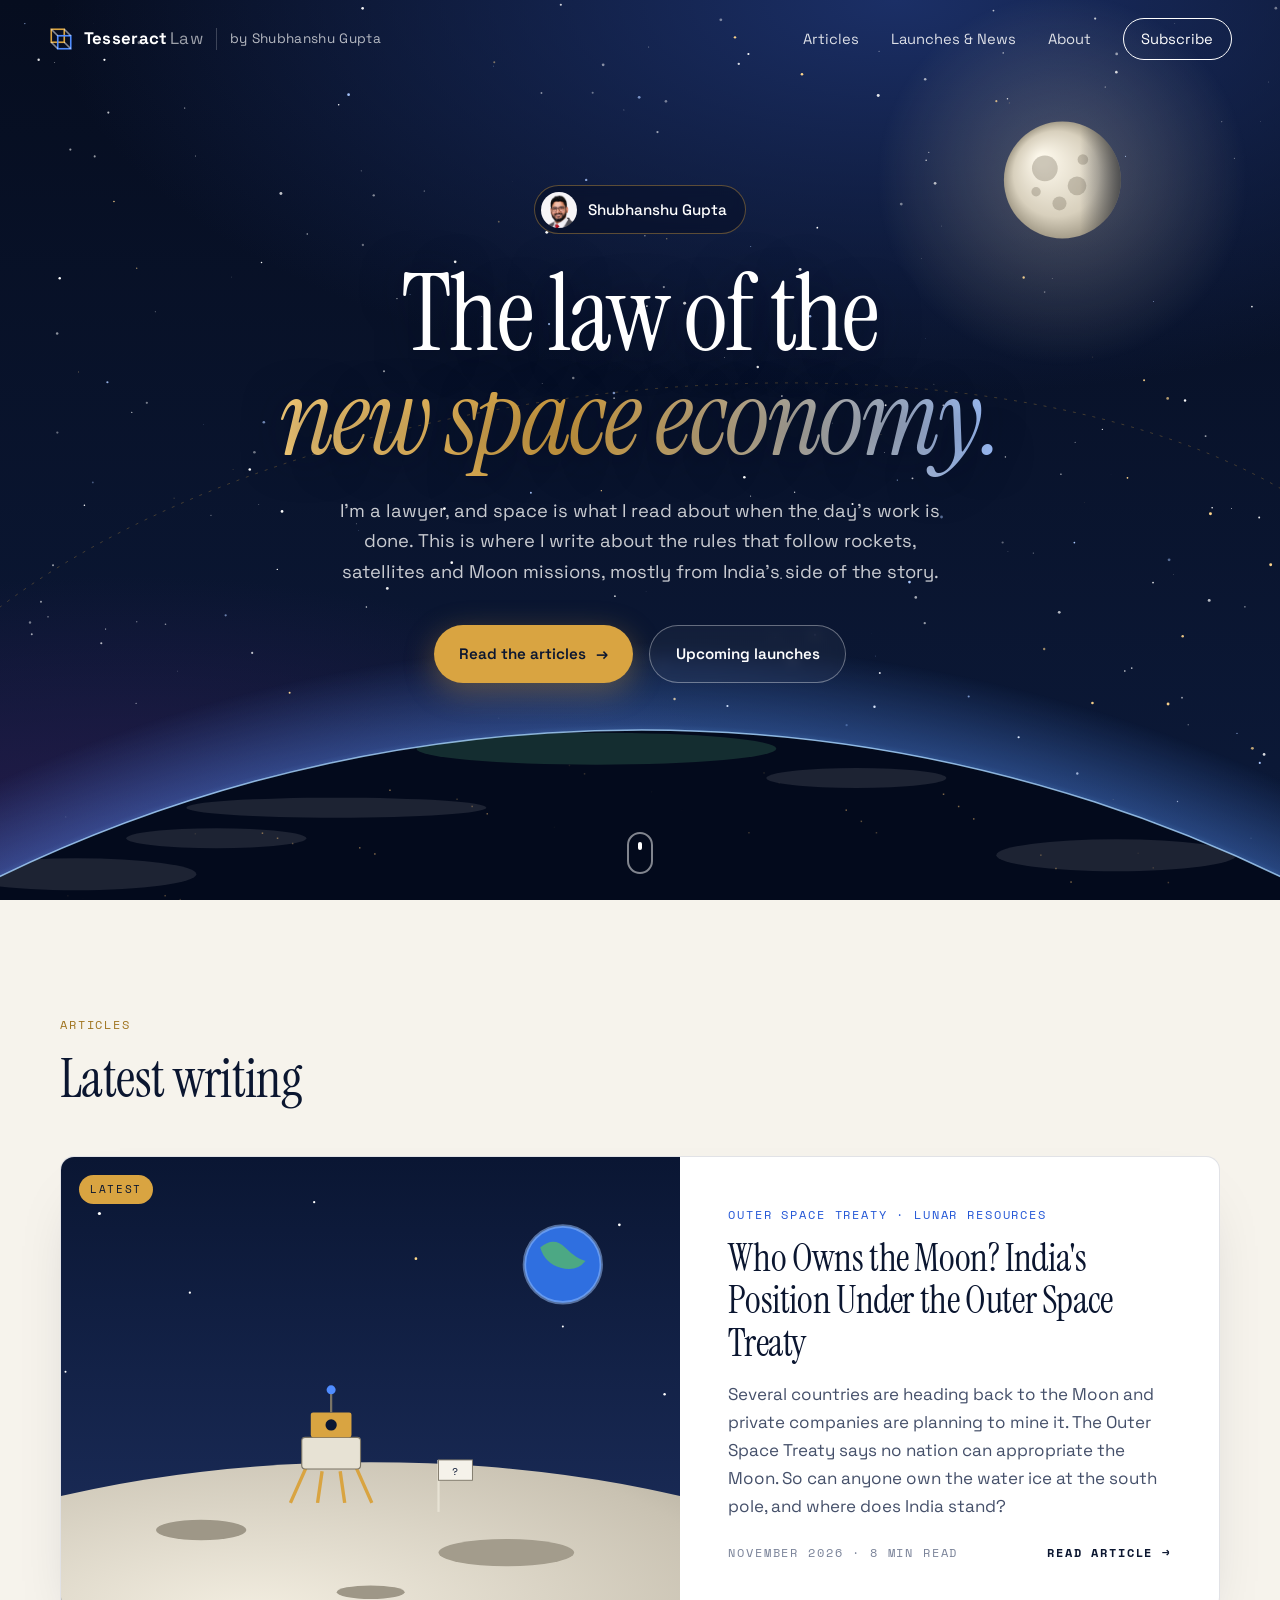
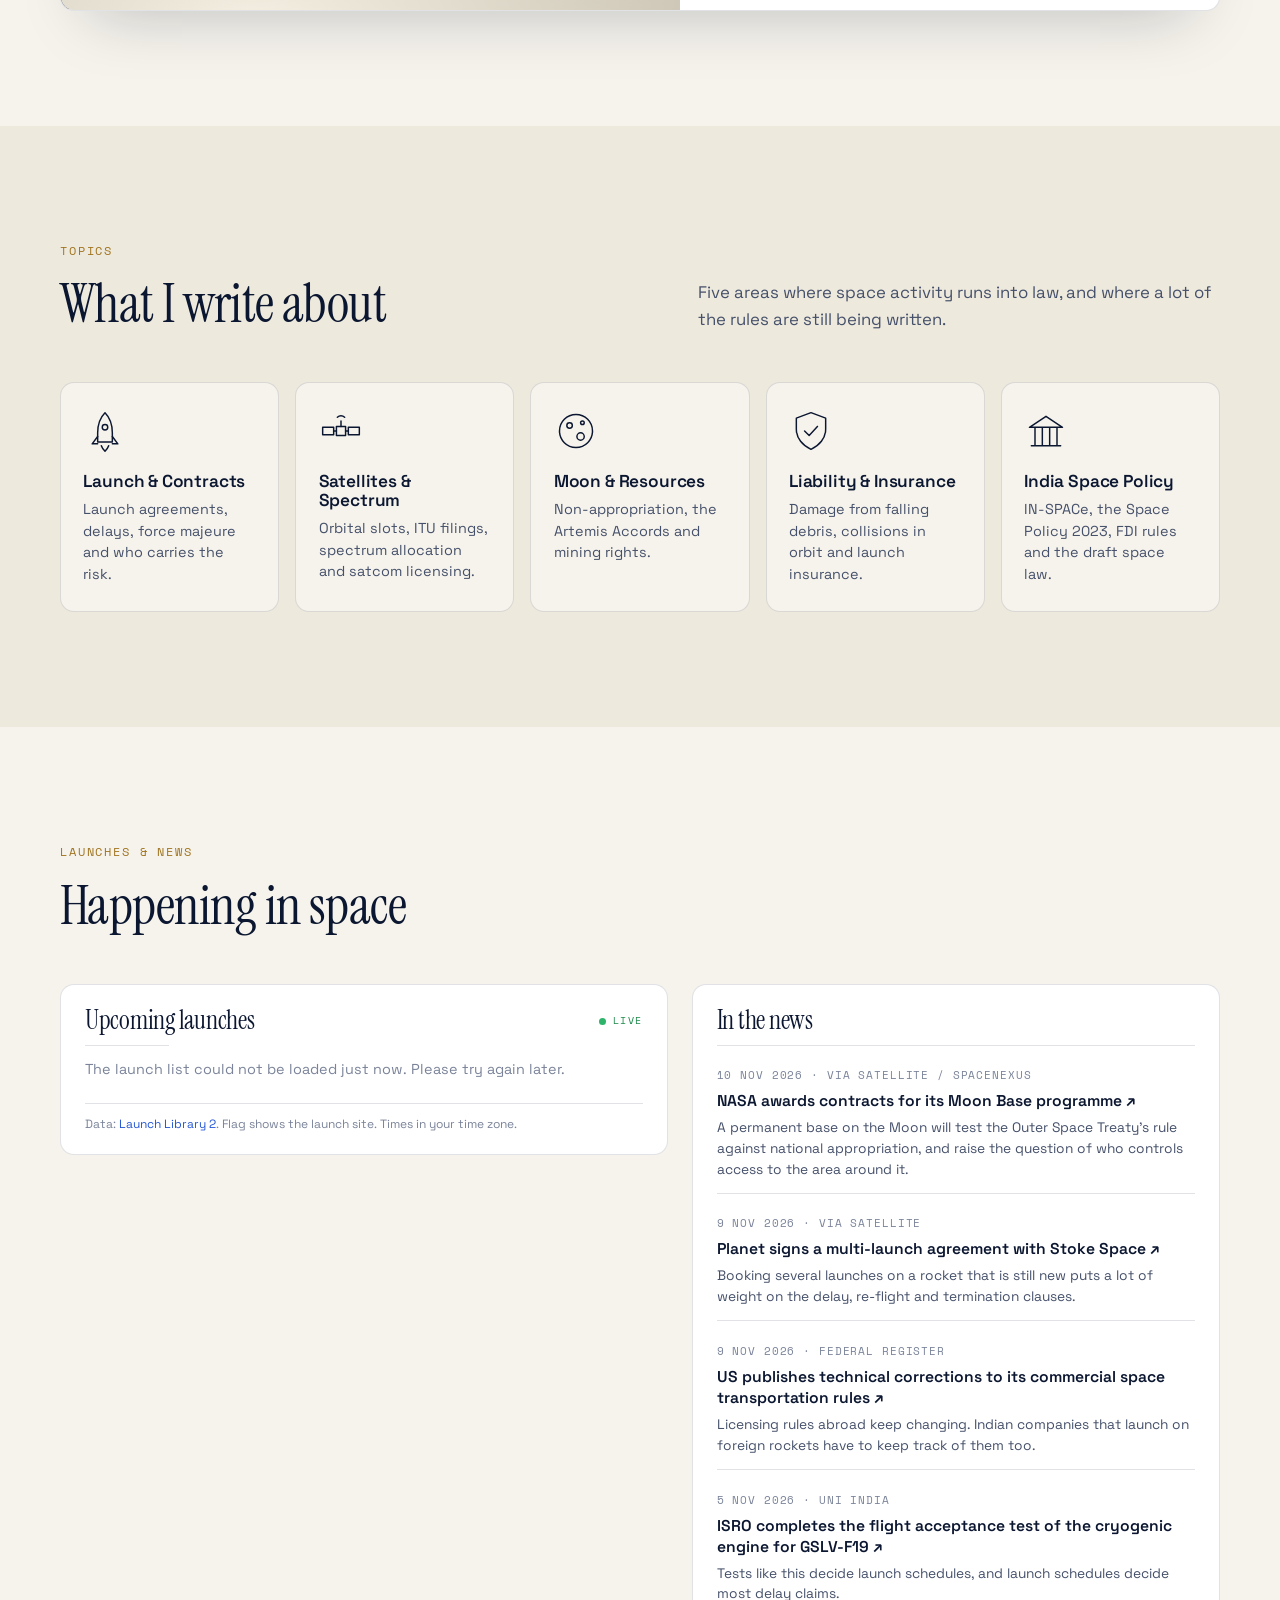
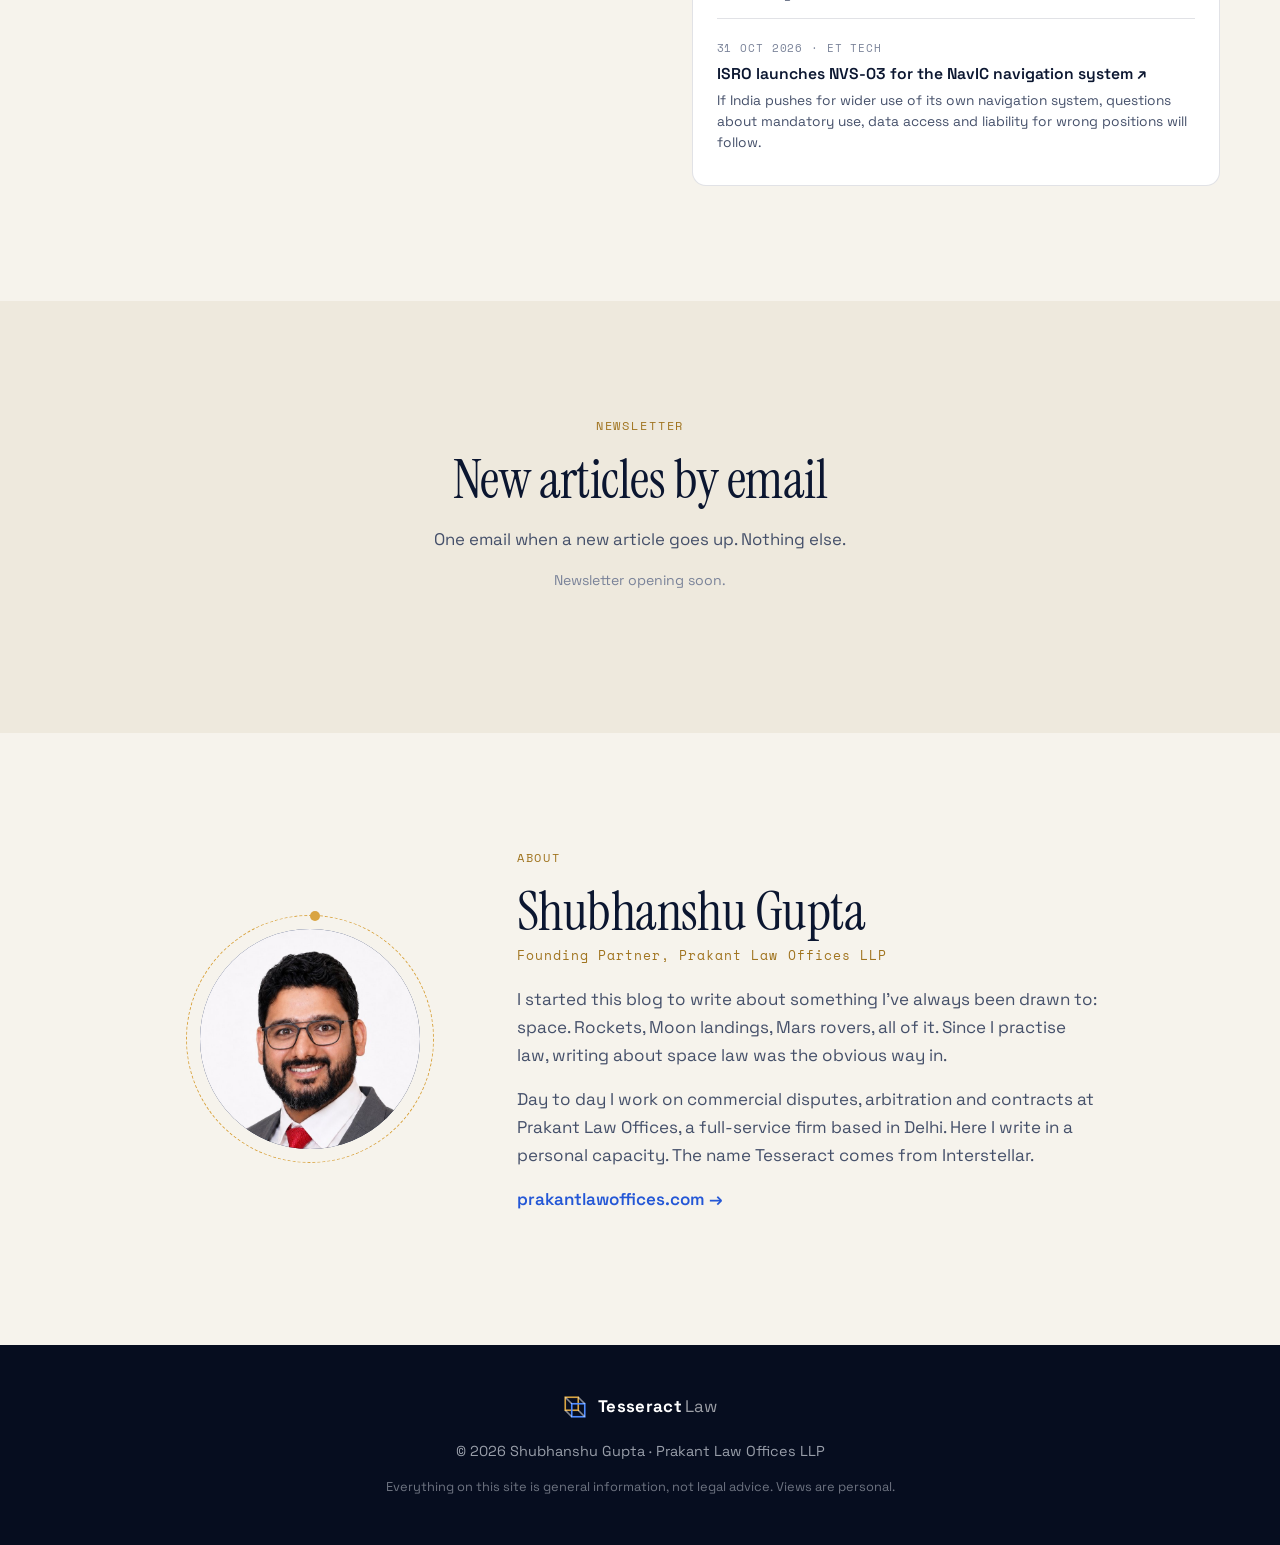
<file: index.html>
<!DOCTYPE html>
<html lang="en">
<head>
  <meta charset="UTF-8">
  <meta name="viewport" content="width=device-width, initial-scale=1.0">
  <title>Tesseract Law | Space law notes by Shubhanshu Gupta</title>
  <meta name="description" content="Shubhanshu Gupta writes about space law, India's space programme and the rules that apply once things leave the ground. Articles, upcoming launches and space news.">
  <meta name="author" content="Shubhanshu Gupta">
  <meta property="og:title" content="Tesseract Law | Space law notes by Shubhanshu Gupta">
  <meta property="og:description" content="Articles on space law and India's space economy, with a live board of upcoming launches.">
  <meta property="og:type" content="website">
  <meta property="og:url" content="https://tesseractlaw.github.io/">
  <meta property="og:image" content="https://tesseractlaw.github.io/images/shubhanshu-gupta.jpg">
  <meta name="twitter:card" content="summary">
  <meta name="theme-color" content="#060d1f">
  <link rel="preconnect" href="https://fonts.googleapis.com">
  <link rel="preconnect" href="https://fonts.gstatic.com" crossorigin>
  <link href="https://fonts.googleapis.com/css2?family=Instrument+Serif:ital@0;1&family=Space+Grotesk:wght@400;500;600;700&family=Space+Mono:wght@400;700&display=swap" rel="stylesheet">
  <link rel="canonical" href="https://tesseractlaw.github.io/">
  <link rel="stylesheet" href="css/home.css?v=3">
  <link rel="icon" href="data:image/svg+xml,<svg xmlns='http://www.w3.org/2000/svg' viewBox='0 0 100 100'><rect x='18' y='18' width='46' height='46' fill='none' stroke='%23d9a441' stroke-width='7'/><rect x='36' y='36' width='46' height='46' fill='none' stroke='%234f8cff' stroke-width='7'/></svg>">
</head>
<body>

  <!-- ============ NAV ============ -->
  <header class="nav" id="nav">
    <a href="index.html" class="brand" aria-label="Tesseract Law home">
      <svg class="brand-mark" viewBox="0 0 32 32" aria-hidden="true">
        <rect x="4" y="4" width="16" height="16" />
        <rect x="12" y="12" width="16" height="16" />
        <path d="M4 4 L12 12 M20 4 L28 12 M4 20 L12 28 M20 20 L28 28" />
      </svg>
      <span>Tesseract<em>Law</em></span>
      <span class="brand-by">by Shubhanshu Gupta</span>
    </a>
    <nav class="nav-links" aria-label="Primary">
      <a href="#articles">Articles</a>
      <a href="#space">Launches &amp; News</a>
      <a href="#about">About</a>
      <a href="#subscribe" class="nav-cta">Subscribe</a>
    </nav>
    <button class="nav-toggle" aria-label="Open menu" aria-expanded="false"><span></span><span></span></button>
  </header>

  <!-- ============ HERO ============ -->
  <section class="hero" id="top">
    <canvas id="space-scene" aria-hidden="true"></canvas>
    <div class="hero-inner">
      <a href="#about" class="author-chip">
        <img src="images/shubhanshu-gupta.jpg" alt="" width="36" height="36">
        <span>Shubhanshu Gupta</span>
      </a>
      <h1>The law of the<br><em>new space economy.</em></h1>
      <p class="hero-sub">
        I'm a lawyer, and space is what I read about when the day's work is done.
        This is where I write about the rules that follow rockets, satellites and Moon missions, mostly from India's side of the story.
      </p>
      <div class="hero-actions">
        <a href="#articles" class="btn btn-primary">Read the articles <span aria-hidden="true">→</span></a>
        <a href="#space" class="btn btn-ghost">Upcoming launches</a>
      </div>
    </div>
    <a href="#articles" class="scroll-cue" aria-label="Scroll down"><span></span></a>
  </section>

  <main>
  <!-- ============ ARTICLES ============ -->
  <section class="section section-paper" id="articles">
    <div class="container">
      <div class="section-head">
        <div>
          <p class="kicker">Articles</p>
          <h2>Latest writing</h2>
        </div>
        
      </div>

      <a class="feature reveal" href="posts/who-owns-the-moon.html">
        <div class="feature-art art-moon" aria-hidden="true">
          <svg viewBox="0 0 600 400" preserveAspectRatio="xMidYMid slice">
            <defs>
              <radialGradient id="moonG" cx="40%" cy="35%" r="70%">
                <stop offset="0%" stop-color="#f4efe2"/>
                <stop offset="60%" stop-color="#c9c2b2"/>
                <stop offset="100%" stop-color="#8d8778"/>
              </radialGradient>
              <linearGradient id="skyG" x1="0" y1="0" x2="0" y2="1">
                <stop offset="0%" stop-color="#0a1633"/>
                <stop offset="100%" stop-color="#1d2f5e"/>
              </linearGradient>
            </defs>
            <rect width="600" height="400" fill="url(#skyG)"/>
            <g class="twinkle">
              <circle cx="60" cy="50" r="1.4" fill="#fff"/><circle cx="140" cy="120" r="1" fill="#fff"/>
              <circle cx="520" cy="60" r="1.2" fill="#fff"/><circle cx="470" cy="150" r="0.9" fill="#fff"/>
              <circle cx="250" cy="40" r="1" fill="#fff"/><circle cx="560" cy="210" r="1.1" fill="#fff"/>
              <circle cx="30" cy="190" r="0.9" fill="#fff"/><circle cx="340" cy="90" r="1.2" fill="#ffd98a"/>
            </g>
            <circle cx="470" cy="95" r="34" fill="#2f6fe0"/>
            <path d="M450 80 q12 -10 22 0 t18 12 q-8 10 -22 6 t-18 -18z" fill="#4fae7a" opacity=".9"/>
            <circle cx="470" cy="95" r="34" fill="none" stroke="#9cc4ff" stroke-opacity=".5" stroke-width="3"/>
            <ellipse cx="300" cy="470" rx="520" ry="200" fill="url(#moonG)"/>
            <ellipse cx="150" cy="330" rx="40" ry="9" fill="#9e9787"/>
            <ellipse cx="420" cy="350" rx="60" ry="12" fill="#a39c8c"/>
            <ellipse cx="300" cy="385" rx="30" ry="6" fill="#9e9787"/>
            <g class="lander" transform="translate(265 248)">
              <path d="M-36 58 L-20 22 M36 58 L20 22 M-12 58 L-8 30 M12 58 L8 30" stroke="#d9a441" stroke-width="3" fill="none"/>
              <rect x="-26" y="0" width="52" height="28" rx="3" fill="#e7e2d4" stroke="#7a7466"/>
              <rect x="-18" y="-22" width="36" height="22" rx="2" fill="#d9a441"/>
              <circle cx="0" cy="-11" r="5" fill="#0a1633"/>
              <line x1="0" y1="-22" x2="0" y2="-40" stroke="#7a7466" stroke-width="2"/>
              <circle cx="0" cy="-42" r="4" fill="#4f8cff"/>
            </g>
            <g transform="translate(360 268)">
              <line x1="0" y1="0" x2="0" y2="46" stroke="#e7e2d4" stroke-width="2"/>
              <rect class="flag" x="0" y="0" width="30" height="18" fill="#f5f2ea" stroke="#7a7466" stroke-width=".8"/>
              <text x="15" y="13" text-anchor="middle" font-family="Space Mono, monospace" font-size="9" fill="#0a1633">?</text>
            </g>
          </svg>
          <span class="badge">Latest</span>
        </div>
        <div class="feature-body">
          <p class="tag">Outer Space Treaty · Lunar resources</p>
          <h3>Who Owns the Moon? India's Position Under the Outer Space Treaty</h3>
          <p>Several countries are heading back to the Moon and private companies are planning to mine it. The Outer Space Treaty says no nation can appropriate the Moon. So can anyone own the water ice at the south pole, and where does India stand?</p>
          <p class="meta">November 2026 · 8 min read <span class="read">Read article →</span></p>
        </div>
      </a>
    </div>
  </section>

  <!-- ============ TOPICS ============ -->
  <section class="section section-paper-2" id="topics">
    <div class="container">
      <div class="section-head">
        <div>
          <p class="kicker">Topics</p>
          <h2>What I write about</h2>
        </div>
        <p class="section-intro">Five areas where space activity runs into law, and where a lot of the rules are still being written.</p>
      </div>
      <div class="topic-grid">
        <div class="topic reveal">
          <svg viewBox="0 0 48 48" aria-hidden="true"><path d="M24 4c6 6 8 14 8 22v10H16V26c0-8 2-16 8-22z"/><path d="M16 30l-6 8h6M32 30l6 8h-6"/><path d="M20 40c1 3 2 4 4 6 2-2 3-3 4-6"/><circle cx="24" cy="20" r="3"/></svg>
          <h3>Launch &amp; Contracts</h3>
          <p>Launch agreements, delays, force majeure and who carries the risk.</p>
        </div>
        <div class="topic reveal">
          <svg viewBox="0 0 48 48" aria-hidden="true"><rect x="19" y="19" width="10" height="10"/><rect x="4" y="20" width="12" height="8"/><rect x="32" y="20" width="12" height="8"/><path d="M16 24h3M29 24h3M24 19v-6M20 9a6 6 0 018 0"/></svg>
          <h3>Satellites &amp; Spectrum</h3>
          <p>Orbital slots, ITU filings, spectrum allocation and satcom licensing.</p>
        </div>
        <div class="topic reveal">
          <svg viewBox="0 0 48 48" aria-hidden="true"><circle cx="24" cy="24" r="18"/><circle cx="17" cy="18" r="3"/><circle cx="29" cy="30" r="4"/><circle cx="31" cy="15" r="2"/></svg>
          <h3>Moon &amp; Resources</h3>
          <p>Non-appropriation, the Artemis Accords and mining rights.</p>
        </div>
        <div class="topic reveal">
          <svg viewBox="0 0 48 48" aria-hidden="true"><path d="M24 4l16 6v12c0 10-7 18-16 22C15 40 8 32 8 22V10z"/><path d="M17 24l5 5 9-10"/></svg>
          <h3>Liability &amp; Insurance</h3>
          <p>Damage from falling debris, collisions in orbit and launch insurance.</p>
        </div>
        <div class="topic reveal">
          <svg viewBox="0 0 48 48" aria-hidden="true"><path d="M8 40h32M12 40V20M20 40V20M28 40V20M36 40V20M6 20h36L24 8z"/></svg>
          <h3>India Space Policy</h3>
          <p>IN-SPACe, the Space Policy 2023, FDI rules and the draft space law.</p>
        </div>
      </div>
    </div>
  </section>

  <!-- ============ LAUNCHES & NEWS ============ -->
  <section class="section section-paper" id="space">
    <div class="container">
      <div class="section-head">
        <div>
          <p class="kicker">Launches &amp; news</p>
          <h2>Happening in space</h2>
        </div>
      </div>

      <div class="space-grid">
        <div class="panel reveal">
          <div class="panel-head">
            <h3>Upcoming launches</h3>
            <span class="live"><span class="live-dot"></span>Live</span>
          </div>
          <table class="launch-table">
            <tbody id="launch-rows">
              <tr><td class="board-loading" colspan="3">Loading launches…</td></tr>
            </tbody>
          </table>
          <p class="panel-foot">Data: <a href="https://thespacedevs.com/llapi" target="_blank" rel="noopener">Launch Library 2</a>. Flag shows the launch site. Times in your time zone.</p>
        </div>

        <div class="panel reveal">
          <div class="panel-head">
            <h3>In the news</h3>
          </div>
          <ol class="news-list" id="news-list"><!-- filled from data/news.js --></ol>
        </div>
      </div>
    </div>
  </section>

  <!-- ============ SUBSCRIBE ============ -->
  <section class="section section-paper-2" id="subscribe">
    <div class="container narrow center">
      <p class="kicker">Newsletter</p>
      <h2>New articles by email</h2>
      <p class="section-intro center">One email when a new article goes up. Nothing else.</p>
      <form class="subscribe" id="subscribe-form">
        <label for="email" class="sr-only">Email address</label>
        <input type="email" id="email" name="email" placeholder="you@example.com" required>
        <button type="submit" class="btn btn-primary">Subscribe</button>
      </form>
      <p class="form-note" id="form-note">Free. Unsubscribe anytime.</p>
      <div class="social" id="social-links"></div>
    </div>
  </section>

  <!-- ============ ABOUT ============ -->
  <section class="section section-paper" id="about">
    <div class="container about">
      <div class="about-photo">
        <img src="images/shubhanshu-gupta.jpg" alt="Shubhanshu Gupta" width="640" height="640" loading="lazy">
        <div class="about-ring" aria-hidden="true"></div>
      </div>
      <div>
        <p class="kicker">About</p>
        <h2>Shubhanshu Gupta</h2>
        <p class="about-role">Founding Partner, Prakant Law Offices LLP</p>
        <p>I started this blog to write about something I've always been drawn to: space. Rockets, Moon landings, Mars rovers, all of it. Since I practise law, writing about space law was the obvious way in.</p>
        <p>Day to day I work on commercial disputes, arbitration and contracts at Prakant Law Offices, a full-service firm based in Delhi. Here I write in a personal capacity. The name Tesseract comes from Interstellar.</p>
        <p><a class="text-link" href="https://www.prakantlawoffices.com" target="_blank" rel="noopener">prakantlawoffices.com →</a></p>
      </div>
    </div>
  </section>
  </main>

  <!-- ============ FOOTER ============ -->
  <footer class="footer">
    <div class="container footer-inner">
      <a href="index.html" class="brand brand-light">
        <svg class="brand-mark" viewBox="0 0 32 32" aria-hidden="true">
          <rect x="4" y="4" width="16" height="16" /><rect x="12" y="12" width="16" height="16" />
          <path d="M4 4 L12 12 M20 4 L28 12 M4 20 L12 28 M20 20 L28 28" />
        </svg>
        <span>Tesseract<em>Law</em></span>
      </a>
      <p>© 2026 Shubhanshu Gupta · <a href="https://www.prakantlawoffices.com" target="_blank" rel="noopener">Prakant Law Offices LLP</a></p>
      <p class="disclaimer">Everything on this site is general information, not legal advice. Views are personal.</p>
    </div>
  </footer>

  <script src="data/news.js?v=3"></script>
  <script src="js/home.js?v=3"></script>
</body>
</html>
</file>
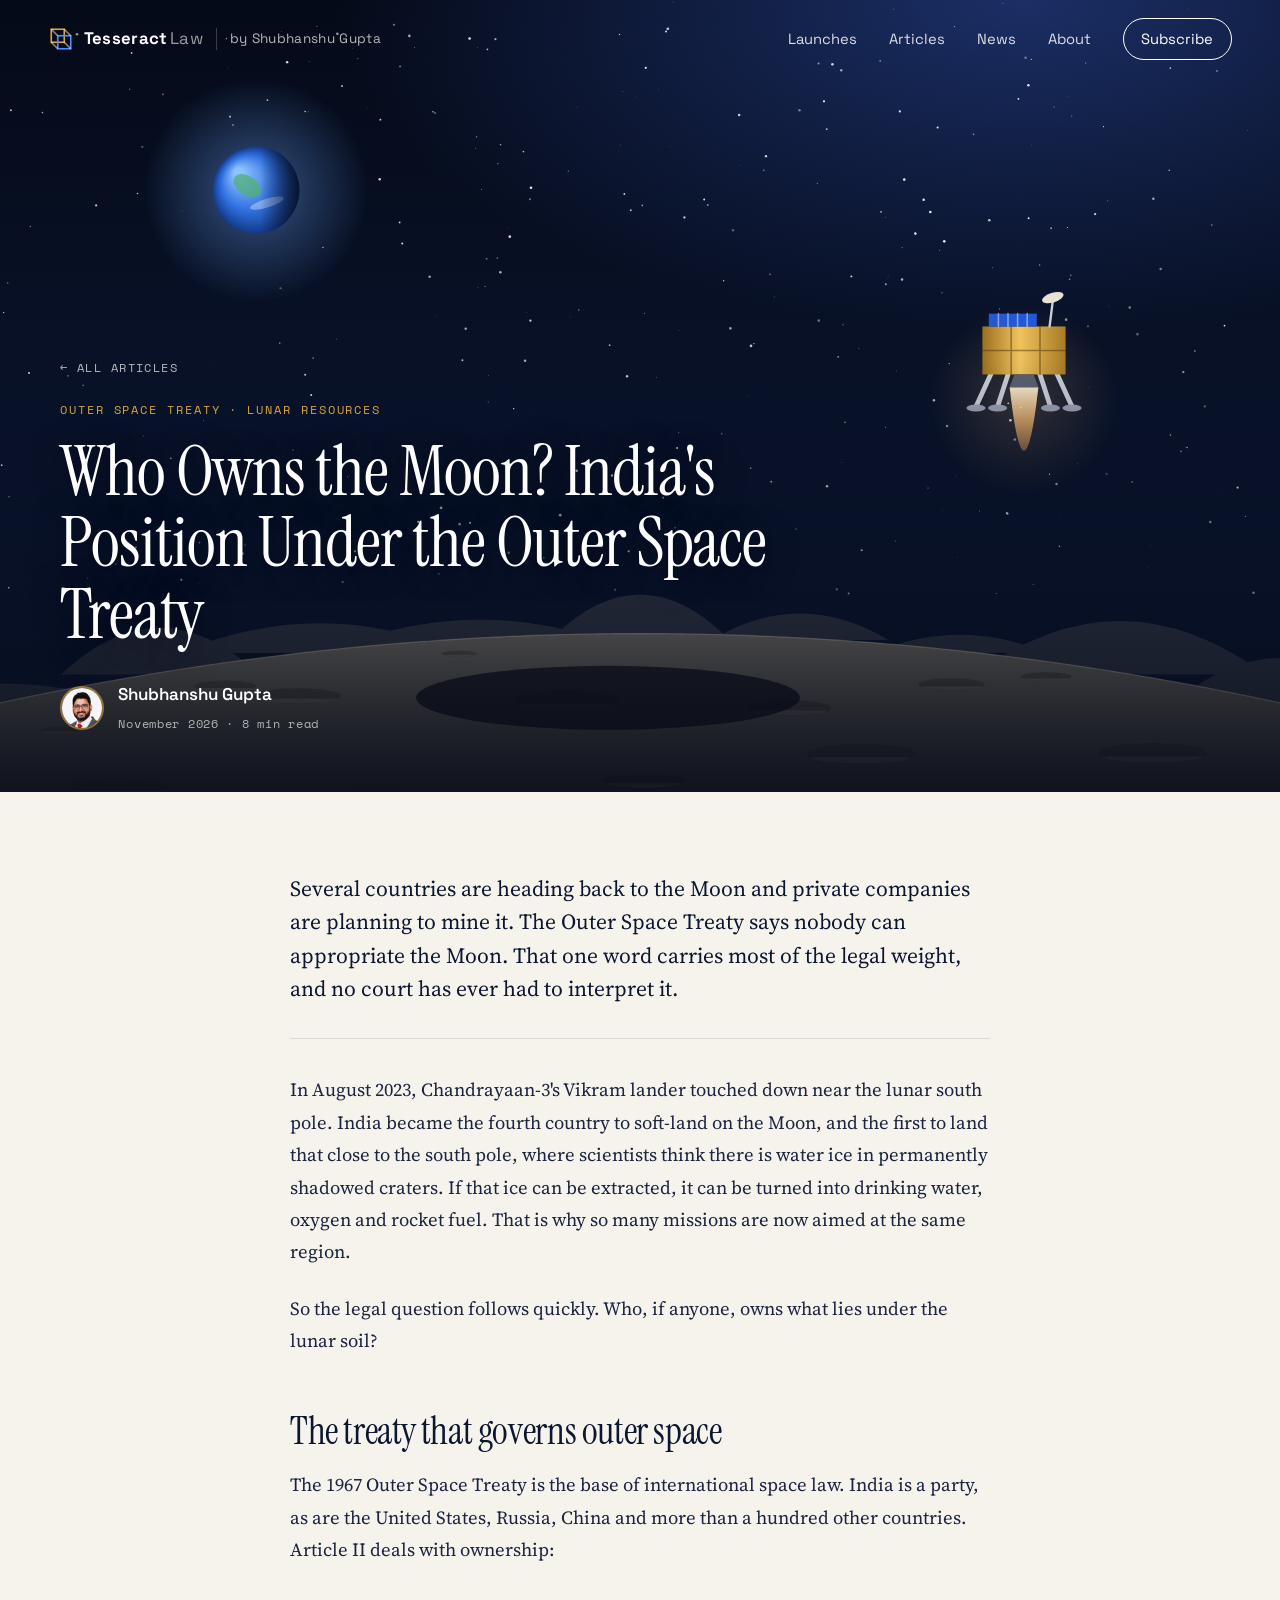
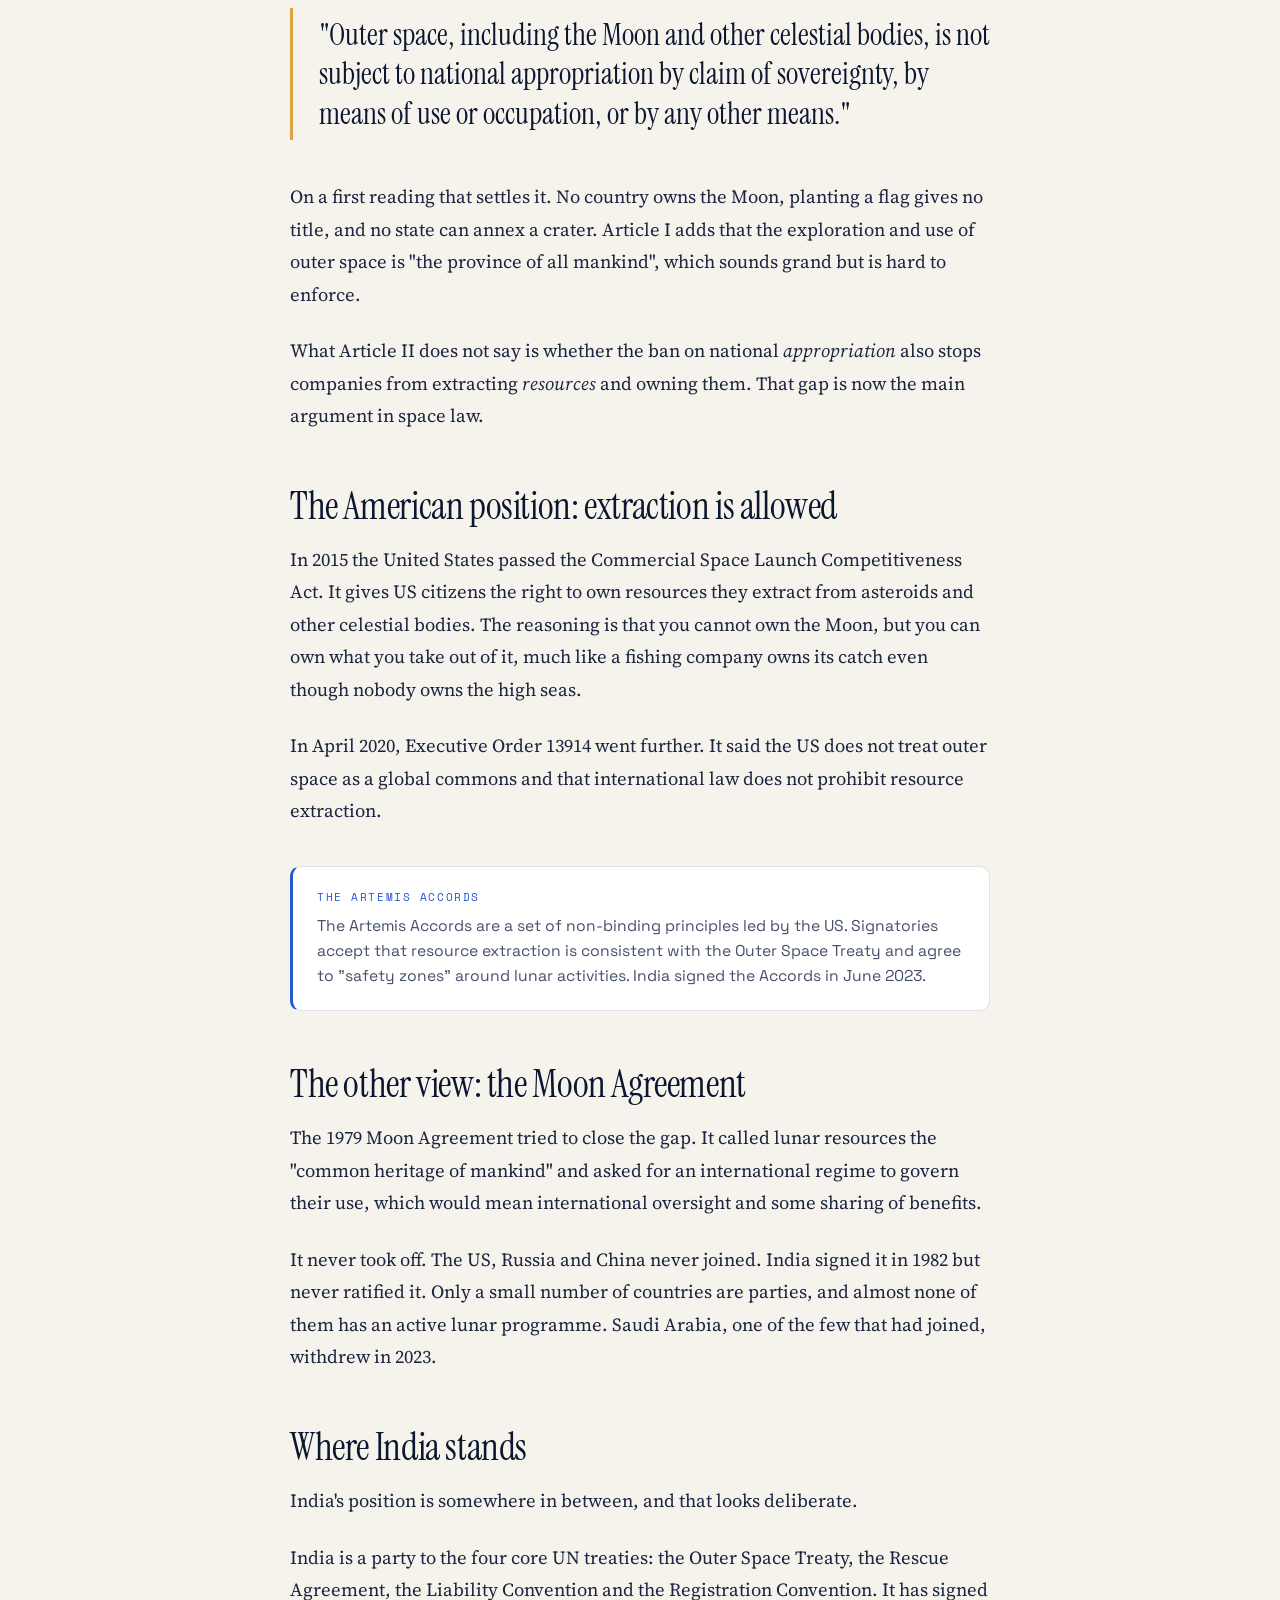
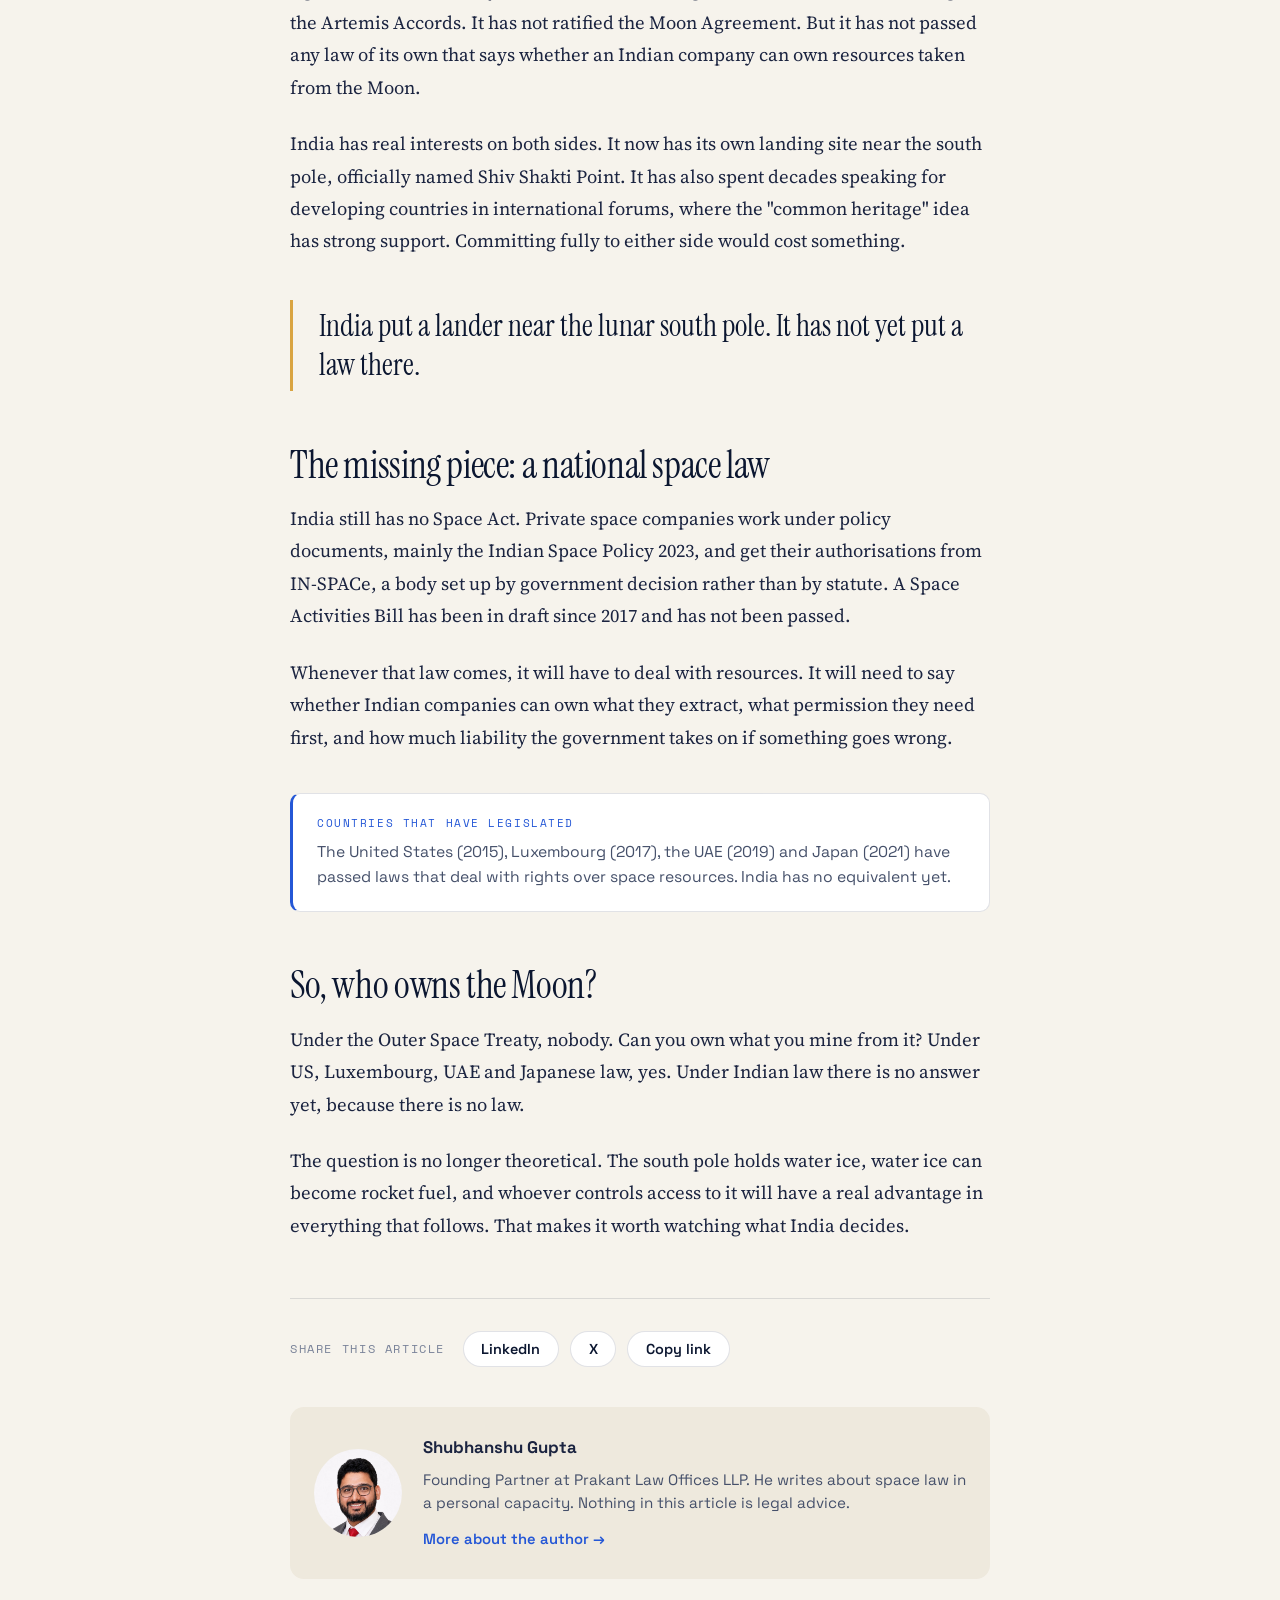
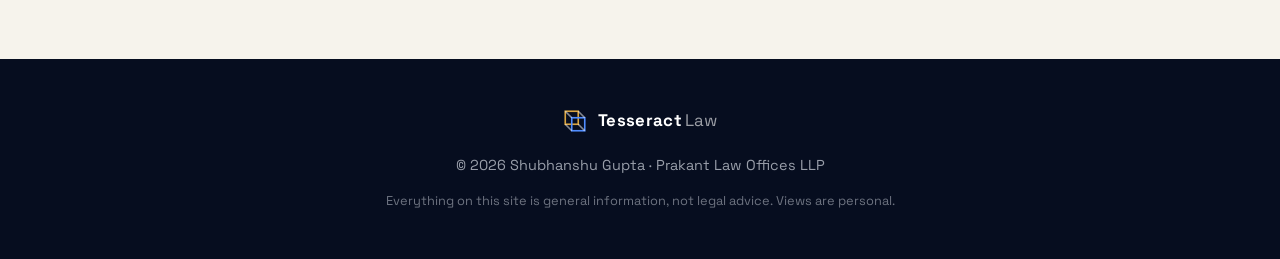
<file: posts/who-owns-the-moon.html>
<!DOCTYPE html>
<html lang="en">
<head>
  <meta charset="UTF-8">
  <meta name="viewport" content="width=device-width, initial-scale=1.0">
  <title>Who Owns the Moon? India's Position Under the Outer Space Treaty | Tesseract Law</title>
  <meta name="description" content="The Outer Space Treaty says no nation can appropriate the Moon. What does that mean for mining lunar ice, and where does India stand? By Shubhanshu Gupta.">
  <meta name="author" content="Shubhanshu Gupta">
  <meta property="og:title" content="Who Owns the Moon? India's Position Under the Outer Space Treaty">
  <meta property="og:description" content="No nation can appropriate the Moon. Can a company own the ice it digs out? A look at the law, and at India's position.">
  <meta property="og:type" content="article">
  <meta property="og:url" content="https://tesseractlaw.github.io/posts/who-owns-the-moon.html">
  <meta name="theme-color" content="#060d1f">
  <link rel="preconnect" href="https://fonts.googleapis.com">
  <link rel="preconnect" href="https://fonts.gstatic.com" crossorigin>
  <link href="https://fonts.googleapis.com/css2?family=Instrument+Serif:ital@0;1&family=Source+Serif+4:ital,opsz,wght@0,8..60,400;0,8..60,600;1,8..60,400&family=Space+Grotesk:wght@400;500;600;700&family=Space+Mono:wght@400;700&display=swap" rel="stylesheet">
  <link rel="canonical" href="https://tesseractlaw.github.io/posts/who-owns-the-moon.html">
  <link rel="stylesheet" href="../css/home.css?v=3">
  <link rel="stylesheet" href="../css/article.css?v=3">
  <link rel="icon" href="data:image/svg+xml,<svg xmlns='http://www.w3.org/2000/svg' viewBox='0 0 100 100'><rect x='18' y='18' width='46' height='46' fill='none' stroke='%23d9a441' stroke-width='7'/><rect x='36' y='36' width='46' height='46' fill='none' stroke='%234f8cff' stroke-width='7'/></svg>">
</head>
<body class="article-page">

  <div class="progress" aria-hidden="true"><span id="progress-bar"></span></div>

  <!-- NAV -->
  <header class="nav" id="nav">
    <a href="../index.html" class="brand" aria-label="Tesseract Law home">
      <svg class="brand-mark" viewBox="0 0 32 32" aria-hidden="true">
        <rect x="4" y="4" width="16" height="16" />
        <rect x="12" y="12" width="16" height="16" />
        <path d="M4 4 L12 12 M20 4 L28 12 M4 20 L12 28 M20 20 L28 28" />
      </svg>
      <span>Tesseract<em>Law</em></span>
      <span class="brand-by">by Shubhanshu Gupta</span>
    </a>
    <nav class="nav-links" aria-label="Primary">
      <a href="../index.html#launches">Launches</a>
      <a href="../index.html#articles">Articles</a>
      <a href="../index.html#news">News</a>
      <a href="../index.html#about">About</a>
      <a href="../index.html#subscribe" class="nav-cta">Subscribe</a>
    </nav>
    <button class="nav-toggle" aria-label="Open menu" aria-expanded="false"><span></span><span></span></button>
  </header>

  <!-- HERO with landing animation -->
  <header class="a-hero">
    <canvas id="landing-scene" aria-hidden="true"></canvas>
    <div class="a-hero-inner">
      <a href="../index.html#articles" class="a-back">← All articles</a>
      <p class="a-tag">Outer Space Treaty · Lunar resources</p>
      <h1>Who Owns the Moon? India's Position Under the Outer Space Treaty</h1>
      <div class="a-byline">
        <img src="../images/shubhanshu-gupta.jpg" alt="" width="40" height="40">
        <div>
          <strong>Shubhanshu Gupta</strong>
          <span>November 2026 · 8 min read</span>
        </div>
      </div>
    </div>
  </header>

  <!-- ARTICLE -->
  <article class="a-body">
    <p class="a-deck">Several countries are heading back to the Moon and private companies are planning to mine it. The Outer Space Treaty says nobody can appropriate the Moon. That one word carries most of the legal weight, and no court has ever had to interpret it.</p>

    <p>In August 2023, Chandrayaan-3's Vikram lander touched down near the lunar south pole. India became the fourth country to soft-land on the Moon, and the first to land that close to the south pole, where scientists think there is water ice in permanently shadowed craters. If that ice can be extracted, it can be turned into drinking water, oxygen and rocket fuel. That is why so many missions are now aimed at the same region.</p>

    <p>So the legal question follows quickly. Who, if anyone, owns what lies under the lunar soil?</p>

    <h2>The treaty that governs outer space</h2>

    <p>The 1967 Outer Space Treaty is the base of international space law. India is a party, as are the United States, Russia, China and more than a hundred other countries. Article II deals with ownership:</p>

    <blockquote>"Outer space, including the Moon and other celestial bodies, is not subject to national appropriation by claim of sovereignty, by means of use or occupation, or by any other means."</blockquote>

    <p>On a first reading that settles it. No country owns the Moon, planting a flag gives no title, and no state can annex a crater. Article I adds that the exploration and use of outer space is "the province of all mankind", which sounds grand but is hard to enforce.</p>

    <p>What Article II does not say is whether the ban on national <em>appropriation</em> also stops companies from extracting <em>resources</em> and owning them. That gap is now the main argument in space law.</p>

    <h2>The American position: extraction is allowed</h2>

    <p>In 2015 the United States passed the Commercial Space Launch Competitiveness Act. It gives US citizens the right to own resources they extract from asteroids and other celestial bodies. The reasoning is that you cannot own the Moon, but you can own what you take out of it, much like a fishing company owns its catch even though nobody owns the high seas.</p>

    <p>In April 2020, Executive Order 13914 went further. It said the US does not treat outer space as a global commons and that international law does not prohibit resource extraction.</p>

    <aside class="note">
      <strong>The Artemis Accords</strong>
      The Artemis Accords are a set of non-binding principles led by the US. Signatories accept that resource extraction is consistent with the Outer Space Treaty and agree to "safety zones" around lunar activities. India signed the Accords in June 2023.
    </aside>

    <h2>The other view: the Moon Agreement</h2>

    <p>The 1979 Moon Agreement tried to close the gap. It called lunar resources the "common heritage of mankind" and asked for an international regime to govern their use, which would mean international oversight and some sharing of benefits.</p>

    <p>It never took off. The US, Russia and China never joined. India signed it in 1982 but never ratified it. Only a small number of countries are parties, and almost none of them has an active lunar programme. Saudi Arabia, one of the few that had joined, withdrew in 2023.</p>

    <h2>Where India stands</h2>

    <p>India's position is somewhere in between, and that looks deliberate.</p>

    <p>India is a party to the four core UN treaties: the Outer Space Treaty, the Rescue Agreement, the Liability Convention and the Registration Convention. It has signed the Artemis Accords. It has not ratified the Moon Agreement. But it has not passed any law of its own that says whether an Indian company can own resources taken from the Moon.</p>

    <p>India has real interests on both sides. It now has its own landing site near the south pole, officially named Shiv Shakti Point. It has also spent decades speaking for developing countries in international forums, where the "common heritage" idea has strong support. Committing fully to either side would cost something.</p>

    <blockquote>India put a lander near the lunar south pole. It has not yet put a law there.</blockquote>

    <h2>The missing piece: a national space law</h2>

    <p>India still has no Space Act. Private space companies work under policy documents, mainly the Indian Space Policy 2023, and get their authorisations from IN-SPACe, a body set up by government decision rather than by statute. A Space Activities Bill has been in draft since 2017 and has not been passed.</p>

    <p>Whenever that law comes, it will have to deal with resources. It will need to say whether Indian companies can own what they extract, what permission they need first, and how much liability the government takes on if something goes wrong.</p>

    <aside class="note">
      <strong>Countries that have legislated</strong>
      The United States (2015), Luxembourg (2017), the UAE (2019) and Japan (2021) have passed laws that deal with rights over space resources. India has no equivalent yet.
    </aside>

    <h2>So, who owns the Moon?</h2>

    <p>Under the Outer Space Treaty, nobody. Can you own what you mine from it? Under US, Luxembourg, UAE and Japanese law, yes. Under Indian law there is no answer yet, because there is no law.</p>

    <p>The question is no longer theoretical. The south pole holds water ice, water ice can become rocket fuel, and whoever controls access to it will have a real advantage in everything that follows. That makes it worth watching what India decides.</p>

    <div class="a-share">
      <span>Share this article</span>
      <a id="share-linkedin" href="#" target="_blank" rel="noopener">LinkedIn</a>
      <a id="share-x" href="#" target="_blank" rel="noopener">X</a>
      <button type="button" id="share-copy">Copy link</button>
    </div>

    <div class="a-author">
      <img src="../images/shubhanshu-gupta.jpg" alt="Shubhanshu Gupta" width="88" height="88" loading="lazy">
      <div>
        <strong>Shubhanshu Gupta</strong>
        <p>Founding Partner at Prakant Law Offices LLP. He writes about space law in a personal capacity. Nothing in this article is legal advice.</p>
        <a href="../index.html#about">More about the author →</a>
      </div>
    </div>
  </article>

  <!-- FOOTER -->
  <footer class="footer">
    <div class="container footer-inner">
      <a href="../index.html" class="brand brand-light">
        <svg class="brand-mark" viewBox="0 0 32 32" aria-hidden="true">
          <rect x="4" y="4" width="16" height="16" /><rect x="12" y="12" width="16" height="16" />
          <path d="M4 4 L12 12 M20 4 L28 12 M4 20 L12 28 M20 20 L28 28" />
        </svg>
        <span>Tesseract<em>Law</em></span>
      </a>
      <p>© 2026 Shubhanshu Gupta · <a href="https://www.prakantlawoffices.com" target="_blank" rel="noopener">Prakant Law Offices LLP</a></p>
      <p class="disclaimer">Everything on this site is general information, not legal advice. Views are personal.</p>
    </div>
  </footer>

  <script src="../js/article.js?v=3"></script>
</body>
</html>
</file>
<file: css/home.css>
/* =====================================================
   TESSERACT LAW: homepage styles
   Dark animated hero · light editorial body
   (Article pages still use css/style.css)
   ===================================================== */

:root {
  --night:    #060d1f;
  --night-2:  #0c1a3a;
  --paper:    #f6f3ec;
  --paper-2:  #eee9dd;
  --ink:      #0b1630;
  --ink-2:    #45506a;
  --ink-3:    #7a8399;
  --gold:     #d9a441;
  --gold-ink: #a0741f;
  --blue:     #4f8cff;
  --blue-ink: #2457d6;
  --flame:    #ff7a45;
  --line:     rgba(11, 22, 48, 0.12);
  --serif: 'Instrument Serif', Georgia, serif;
  --sans:  'Space Grotesk', system-ui, sans-serif;
  --mono:  'Space Mono', ui-monospace, monospace;
  --radius: 14px;
}

*, *::before, *::after { box-sizing: border-box; margin: 0; padding: 0; }
html { scroll-behavior: smooth; scroll-padding-top: 80px; }
body {
  font-family: var(--sans);
  font-size: 17px;
  line-height: 1.65;
  color: var(--ink);
  background: var(--paper);
  -webkit-font-smoothing: antialiased;
  overflow-x: hidden;
}
img, svg { display: block; }
a { color: inherit; text-decoration: none; }
.sr-only { position: absolute; width: 1px; height: 1px; overflow: hidden; clip: rect(0 0 0 0); }

.container { width: min(1160px, 100% - 3rem); margin-inline: auto; }
.narrow { width: min(640px, 100% - 3rem); }
.center { text-align: center; margin-inline: auto; }

/* ---------- Type ---------- */
h1, h2, h3 { font-weight: 400; line-height: 1.1; letter-spacing: -0.01em; }
h2 { font-family: var(--serif); font-size: clamp(2.2rem, 4.5vw, 3.4rem); }
h3 { font-family: var(--sans); font-weight: 600; letter-spacing: -0.01em; }

.kicker, .tag, .eyebrow, .meta, .lp-tag {
  font-family: var(--mono);
  font-size: 0.72rem;
  letter-spacing: 0.16em;
  text-transform: uppercase;
}
.kicker { color: var(--gold-ink); margin-bottom: 0.9rem; }
.kicker-light { color: var(--gold); }

/* ---------- Buttons ---------- */
.btn {
  display: inline-flex; align-items: center; gap: 0.6rem;
  padding: 0.95rem 1.6rem;
  border-radius: 999px;
  font-weight: 600; font-size: 0.95rem;
  transition: transform .2s, box-shadow .2s, background .2s, color .2s;
  cursor: pointer; border: none; font-family: var(--sans);
}
.btn:hover { transform: translateY(-2px); }
.btn-primary { background: var(--gold); color: var(--ink); box-shadow: 0 8px 30px rgba(217,164,65,.35); }
.btn-primary:hover { box-shadow: 0 12px 40px rgba(217,164,65,.5); }
.btn-ghost { color: #fff; border: 1px solid rgba(255,255,255,.35); background: rgba(255,255,255,.04); backdrop-filter: blur(6px); }
.btn-ghost:hover { background: rgba(255,255,255,.12); }
.btn-dark { background: var(--ink); color: var(--paper); }
.btn-dark:hover { background: var(--blue-ink); }
.text-link { font-weight: 600; color: var(--blue-ink); }
.text-link:hover { color: var(--gold-ink); }

/* ---------- Nav ---------- */
.nav {
  position: fixed; inset: 0 0 auto 0; z-index: 50;
  display: flex; align-items: center; justify-content: space-between;
  padding: 1.1rem clamp(1.2rem, 4vw, 3rem);
  color: #fff;
  transition: background .3s, color .3s, box-shadow .3s, padding .3s;
}
.nav.scrolled {
  background: rgba(246, 243, 236, 0.88);
  backdrop-filter: blur(14px);
  color: var(--ink);
  box-shadow: 0 1px 0 var(--line);
  padding-block: 0.75rem;
}
.brand { display: flex; align-items: center; gap: 0.6rem; font-weight: 700; font-size: 1.05rem; letter-spacing: 0.02em; }
.brand em { font-style: normal; font-weight: 400; opacity: .6; margin-left: .15rem; }
.brand-mark { width: 26px; height: 26px; fill: none; stroke-width: 2; }
.brand-mark rect:first-child { stroke: var(--gold); }
.brand-mark rect:nth-child(2) { stroke: var(--blue); }
.brand-mark path { stroke: currentColor; opacity: .5; }

.nav-links { display: flex; align-items: center; gap: 2rem; font-size: 0.92rem; }
.nav-links a { opacity: .85; transition: opacity .2s, color .2s; }
.nav-links a:hover { opacity: 1; color: var(--gold); }
.nav.scrolled .nav-links a:hover { color: var(--gold-ink); }
.nav-links .nav-cta {
  opacity: 1; padding: .5rem 1.1rem; border-radius: 999px;
  border: 1px solid currentColor;
}
.nav-toggle { display: none; background: none; border: 0; width: 36px; height: 36px; cursor: pointer; color: inherit; }
.nav-toggle span { display: block; width: 22px; height: 2px; background: currentColor; margin: 5px auto; transition: transform .25s; }

/* ---------- Hero ---------- */
.hero {
  position: relative;
  min-height: 100vh; min-height: 100svh;
  display: grid; place-items: center;
  overflow: hidden;
  color: #fff;
  background:
    radial-gradient(120% 80% at 70% 0%, #1b2f66 0%, transparent 55%),
    radial-gradient(90% 60% at 10% 100%, #2a1c4f 0%, transparent 60%),
    linear-gradient(180deg, var(--night) 0%, var(--night-2) 100%);
}
#space-scene { position: absolute; inset: 0; width: 100%; height: 100%; }
.hero-inner {
  position: relative; z-index: 2;
  width: min(980px, 100% - 3rem);
  text-align: center;
  padding: 7rem 0 9rem;
}
.eyebrow { display: inline-flex; align-items: center; gap: .6rem; color: var(--gold); margin-bottom: 1.6rem;
  padding: .45rem 1rem; border: 1px solid rgba(217,164,65,.35); border-radius: 999px; background: rgba(6,13,31,.4); backdrop-filter: blur(4px); }
.pulse { width: 8px; height: 8px; border-radius: 50%; background: var(--gold); box-shadow: 0 0 0 0 rgba(217,164,65,.7); animation: pulse 2s infinite; }
@keyframes pulse { 70% { box-shadow: 0 0 0 10px rgba(217,164,65,0); } 100% { box-shadow: 0 0 0 0 rgba(217,164,65,0); } }

.hero h1 {
  font-family: var(--serif);
  font-size: clamp(3rem, 8.5vw, 6.6rem);
  line-height: 0.98;
  letter-spacing: -0.02em;
  text-shadow: 0 4px 40px rgba(6,13,31,.6);
}
.hero h1 em { font-style: italic; background: linear-gradient(90deg, #ffd27a, var(--gold) 40%, #9cc0ff); -webkit-background-clip: text; background-clip: text; color: transparent; }
.hero-sub { max-width: 600px; margin: 1.6rem auto 2.4rem; font-size: 1.15rem; color: rgba(255,255,255,.78); }
.hero-actions { display: flex; gap: 1rem; justify-content: center; flex-wrap: wrap; }

.scroll-cue { position: absolute; bottom: 1.6rem; left: 50%; translate: -50% 0; z-index: 2; width: 26px; height: 42px; border: 2px solid rgba(255,255,255,.5); border-radius: 14px; }
.scroll-cue span { position: absolute; left: 50%; top: 8px; width: 4px; height: 8px; margin-left: -2px; border-radius: 2px; background: #fff; animation: cue 1.8s infinite; }
@keyframes cue { 0% { opacity: 0; transform: translateY(0); } 30% { opacity: 1; } 100% { opacity: 0; transform: translateY(14px); } }

/* ---------- Sections ---------- */
.section { position: relative; padding: clamp(4.5rem, 9vw, 7.5rem) 0; }
.section-paper   { background: var(--paper); }
.section-paper-2 { background: var(--paper-2); }
.section-dark    { background: linear-gradient(180deg, var(--night) 0%, #0d1d42 100%); color: #e8ecf5; overflow: hidden; }
.section-dark .container { position: relative; z-index: 1; }
.section-head { display: grid; grid-template-columns: 1.1fr 1fr; gap: 2rem 4rem; align-items: end; margin-bottom: 3rem; }
.section-intro { color: var(--ink-2); font-size: 1.05rem; max-width: 520px; }
.section-dark .section-intro { color: rgba(232,236,245,.7); }
.section-intro.center { margin: 1rem auto 0; }

/* ---------- Featured ---------- */
.feature {
  display: grid; grid-template-columns: 1.15fr 1fr;
  background: #fff; border-radius: var(--radius); overflow: hidden;
  border: 1px solid var(--line);
  box-shadow: 0 30px 60px -30px rgba(11,22,48,.25);
  transition: transform .3s, box-shadow .3s;
}
.feature:hover { transform: translateY(-4px); box-shadow: 0 40px 80px -30px rgba(11,22,48,.35); }
.feature-art { position: relative; min-height: 360px; }
.feature-art svg, .card-art svg { width: 100%; height: 100%; position: absolute; inset: 0; }
.badge { position: absolute; top: 1.1rem; left: 1.1rem; font-family: var(--mono); font-size: .68rem; letter-spacing: .16em; text-transform: uppercase; background: var(--gold); color: var(--ink); padding: .35rem .7rem; border-radius: 999px; }
.feature-body { padding: clamp(1.8rem, 4vw, 3rem); display: flex; flex-direction: column; justify-content: center; }
.feature-body h3 { font-family: var(--serif); font-weight: 400; font-size: clamp(1.8rem, 3vw, 2.5rem); line-height: 1.1; margin: .8rem 0 1rem; }
.feature-body > p:not(.tag):not(.meta) { color: var(--ink-2); }
.tag { color: var(--blue-ink); }
.meta { color: var(--ink-3); margin-top: 1.4rem; display: flex; justify-content: space-between; gap: 1rem; flex-wrap: wrap; }
.read { color: var(--ink); font-weight: 700; transition: color .2s, transform .2s; }
.feature:hover .read, .card:hover .read { color: var(--gold-ink); }

/* lander bob + flag wave + twinkle */
.lander { animation: bob 5s ease-in-out infinite; }
@keyframes bob { 50% { transform: translate(265px, 244px); } }
.flag { transform-origin: 0 9px; animation: wave 2.4s ease-in-out infinite; }
@keyframes wave { 50% { transform: skewY(-6deg) scaleX(.94); } }
.twinkle circle { animation: tw 3s ease-in-out infinite; }
.twinkle circle:nth-child(2n) { animation-delay: 1.2s; }
.twinkle circle:nth-child(3n) { animation-delay: 2.1s; }
@keyframes tw { 50% { opacity: .2; } }

/* ---------- Cards ---------- */
.card-grid { display: grid; grid-template-columns: 1.15fr 1fr; gap: 1.5rem; margin-top: 1.5rem; }
.card { background: #fff; border: 1px solid var(--line); border-radius: var(--radius); overflow: hidden; display: flex; flex-direction: column; transition: transform .3s, box-shadow .3s; }
.card:hover { transform: translateY(-4px); box-shadow: 0 30px 60px -30px rgba(11,22,48,.3); }
.card-art { position: relative; height: 240px; }
.card-body { padding: 1.6rem 1.8rem 1.8rem; }
.card-body h3 { font-size: 1.3rem; line-height: 1.25; margin: .6rem 0 .7rem; }
.card-body > p:not(.tag):not(.meta) { color: var(--ink-2); font-size: .97rem; }
.rocket-hold { animation: shake .18s linear infinite; animation-play-state: paused; }
.card:hover .rocket-hold { animation-play-state: running; }
@keyframes shake { 25% { transform: translate(200.6px, 0); } 75% { transform: translate(199.4px, 0); } }
.blink { animation: blink 1.2s steps(2) infinite; }
@keyframes blink { 50% { opacity: .25; } }

.launchpad { background: var(--ink); color: #e8ecf5; border-radius: var(--radius); padding: 2rem; display: flex; flex-direction: column; position: relative; overflow: hidden; }
.launchpad::after { content: ''; position: absolute; right: -80px; top: -80px; width: 220px; height: 220px; border-radius: 50%; border: 1px dashed rgba(217,164,65,.35); animation: spin 40s linear infinite; }
.launchpad .kicker { color: var(--gold); }
.launchpad h3 { font-family: var(--serif); font-weight: 400; font-size: 2rem; margin-bottom: 1.2rem; }
.launchpad ul { list-style: none; display: grid; gap: 1.1rem; margin-bottom: 1.6rem; flex: 1; }
.launchpad li { padding-top: 1.1rem; border-top: 1px solid rgba(255,255,255,.12); display: grid; gap: .25rem; }
.launchpad li strong { font-weight: 600; line-height: 1.35; }
.lp-tag { color: var(--blue); font-size: .65rem; }
.lp-note { color: rgba(232,236,245,.6); font-size: .9rem; }
.launchpad .text-link { color: var(--gold); }
@keyframes spin { to { transform: rotate(360deg); } }

/* ---------- Topics ---------- */
.topic-grid { display: grid; grid-template-columns: repeat(5, 1fr); gap: 1rem; }
.topic { background: var(--paper); border: 1px solid var(--line); border-radius: var(--radius); padding: 1.6rem 1.4rem; transition: transform .25s, border-color .25s, background .25s; }
.topic:hover { transform: translateY(-4px); border-color: var(--gold); background: #fff; }
.topic svg { width: 44px; height: 44px; fill: none; stroke: var(--ink); stroke-width: 1.6; stroke-linejoin: round; stroke-linecap: round; margin-bottom: 1.2rem; transition: stroke .25s, transform .4s; }
.topic:hover svg { stroke: var(--gold-ink); transform: rotate(-8deg) scale(1.08); }
.topic h3 { font-size: 1.08rem; margin-bottom: .5rem; }
.topic p { font-size: .9rem; color: var(--ink-2); line-height: 1.5; }

/* ---------- Mission log ---------- */
.mini-stars { position: absolute; inset: 0; width: 100%; height: 100%; opacity: .8; }
.log { list-style: none; display: grid; gap: 0; border-top: 1px solid rgba(255,255,255,.12); }
.log li { display: grid; grid-template-columns: 130px 1fr 1fr; gap: 2rem; padding: 1.6rem 0; border-bottom: 1px solid rgba(255,255,255,.12); align-items: start; transition: background .25s; }
.log li:hover { background: rgba(255,255,255,.03); }
.log time { font-family: var(--mono); font-size: .78rem; color: var(--gold); letter-spacing: .08em; padding-top: .2rem; }
.log .what h3 { font-size: 1.15rem; line-height: 1.35; margin-bottom: .35rem; color: #fff; }
.log .what a { color: inherit; }
.log .what a:hover { color: var(--gold); }
.log .src { font-family: var(--mono); font-size: .7rem; letter-spacing: .1em; text-transform: uppercase; color: rgba(232,236,245,.5); }
.log .angle { font-size: .95rem; color: rgba(232,236,245,.78); padding-left: 1.2rem; border-left: 2px solid var(--blue); }
.log .angle b { display: block; font-family: var(--mono); font-size: .65rem; letter-spacing: .16em; text-transform: uppercase; color: var(--blue); margin-bottom: .3rem; font-weight: 400; }

/* ---------- Founders / practice ---------- */
.founders { display: grid; grid-template-columns: 0.9fr 1.1fr; gap: clamp(2rem, 6vw, 5rem); align-items: center; }
.founders-copy h2 { margin-bottom: 1rem; }
.founders-copy > p:not(.kicker) { color: var(--ink-2); margin-bottom: 1.4rem; }
.checks { list-style: none; display: grid; grid-template-columns: 1fr 1fr; gap: .7rem 1.4rem; margin-bottom: 2rem; }
.checks li { position: relative; padding-left: 1.6rem; font-weight: 500; font-size: .97rem; }
.checks li::before { content: ''; position: absolute; left: 0; top: .45em; width: 10px; height: 10px; border-radius: 50%; border: 2px solid var(--gold); }

.founders-art { position: relative; aspect-ratio: 1; max-width: 440px; width: 100%; margin-inline: auto; display: grid; place-items: center; }
.planet { width: 34%; aspect-ratio: 1; border-radius: 50%; background: radial-gradient(circle at 35% 30%, #8fb6ff, var(--blue-ink) 55%, #0b1f5c); box-shadow: 0 0 0 10px rgba(79,140,255,.08), 0 30px 60px -10px rgba(36,87,214,.45); position: relative; z-index: 1; }
.orbit { position: absolute; border-radius: 50%; border: 1px dashed rgba(11,22,48,.22); animation: spin linear infinite; }
.o1 { inset: 22%; animation-duration: 14s; }
.o2 { inset: 10%; animation-duration: 24s; animation-direction: reverse; }
.o3 { inset: 0;   animation-duration: 38s; }
.sat { position: absolute; top: -7px; left: 50%; width: 22px; height: 12px; margin-left: -11px; background: var(--ink); border-radius: 2px; }
.sat::before, .sat::after { content: ''; position: absolute; top: 2px; width: 14px; height: 8px; background: linear-gradient(90deg, #2457d6 50%, #3f6fe8 50%); background-size: 4px 100%; }
.sat::before { right: 100%; } .sat::after { left: 100%; }
.sat-gold { background: var(--gold); }

/* ---------- Subscribe ---------- */
.subscribe { display: flex; gap: .6rem; margin: 2rem auto 0; max-width: 500px; background: #fff; padding: .4rem; border-radius: 999px; border: 1px solid var(--line); box-shadow: 0 20px 40px -24px rgba(11,22,48,.3); }
.subscribe input { flex: 1; border: 0; outline: none; background: transparent; padding: 0 1.2rem; font: inherit; color: var(--ink); min-width: 0; }
.form-note { margin-top: 1rem; font-size: .88rem; color: var(--ink-3); }
.social { display: flex; justify-content: center; gap: 1rem; margin-top: 1.6rem; }
.social a { font-family: var(--mono); font-size: .75rem; letter-spacing: .12em; text-transform: uppercase; padding: .5rem 1rem; border: 1px solid var(--line); border-radius: 999px; }
.social a:hover { border-color: var(--gold); color: var(--gold-ink); }

/* ---------- About ---------- */
.about { display: grid; grid-template-columns: 260px 1fr; gap: clamp(2rem, 6vw, 5rem); align-items: center; max-width: 920px; }
.about h2 { margin-bottom: .2rem; }
.about-role { font-family: var(--mono); font-size: .8rem; color: var(--gold-ink); letter-spacing: .08em; margin-bottom: 1.2rem; }
.about p:not(.kicker):not(.about-role) { color: var(--ink-2); margin-bottom: 1rem; }
.about-photo { position: relative; width: 220px; aspect-ratio: 1; margin-inline: auto; border-radius: 50%; display: grid; place-items: center; background: radial-gradient(circle at 35% 30%, #1d3470, var(--ink)); color: var(--gold); font-family: var(--serif); font-size: 4rem; }
.about-photo img { width: 100%; height: 100%; object-fit: cover; border-radius: 50%; }
.about-ring { position: absolute; inset: -14px; border-radius: 50%; border: 1px dashed var(--gold); animation: spin 30s linear infinite; }
.about-ring::after { content: ''; position: absolute; top: -5px; left: 50%; width: 10px; height: 10px; border-radius: 50%; background: var(--gold); }

/* ---------- Footer ---------- */
.footer { background: var(--night); color: rgba(232,236,245,.65); padding: 3rem 0; font-size: .9rem; }
.footer-inner { display: grid; gap: .8rem; justify-items: center; text-align: center; }
.brand-light { color: #fff; margin-bottom: .4rem; }
.footer a:hover { color: var(--gold); }
.disclaimer { font-size: .8rem; opacity: .7; }

/* ---------- Reveal on scroll ---------- */
.reveal { opacity: 0; transform: translateY(28px); transition: opacity .8s ease, transform .8s ease; }
.reveal.in { opacity: 1; transform: none; }

/* ---------- Responsive ---------- */
@media (max-width: 1000px) {
  .topic-grid { grid-template-columns: repeat(2, 1fr); }
  .topic:last-child { grid-column: span 2; }
  .log li { grid-template-columns: 100px 1fr; }
  .log .angle { grid-column: 2; }
}
@media (max-width: 820px) {
  .nav-links { position: fixed; inset: 0 0 auto 0; top: 0; padding: 5rem 2rem 2rem; flex-direction: column; align-items: flex-start; gap: 1.2rem; background: var(--paper); color: var(--ink); font-size: 1.2rem; transform: translateY(-100%); transition: transform .35s; box-shadow: 0 20px 40px rgba(0,0,0,.15); }
  .nav.open .nav-links { transform: none; }
  .nav.open { color: var(--ink); }
  .nav-toggle { display: block; position: relative; z-index: 2; }
  .nav.open .nav-toggle span:first-child { transform: translateY(3.5px) rotate(45deg); }
  .nav.open .nav-toggle span:last-child { transform: translateY(-3.5px) rotate(-45deg); }
  .section-head, .feature, .card-grid, .founders, .about { grid-template-columns: 1fr; }
  .feature-art { min-height: 260px; }
  .checks { grid-template-columns: 1fr; }
  .about { text-align: center; }
  .about-photo { width: 180px; }
}
@media (max-width: 560px) {
  .topic-grid { grid-template-columns: 1fr; }
  .topic:last-child { grid-column: auto; }
  .log li { grid-template-columns: 1fr; gap: .6rem; }
  .log .angle { grid-column: auto; }
  .subscribe { flex-direction: column; border-radius: 18px; }
  .subscribe input { padding: .9rem 1rem; }
  .hero-actions .btn { width: 100%; justify-content: center; }
}
@media (prefers-reduced-motion: reduce) {
  *, *::before, *::after { animation: none !important; transition: none !important; }
  .reveal { opacity: 1; transform: none; }
}
#founders, #about { overflow: hidden; }

/* =========== v2 additions =========== */

/* Name next to the logo */
.brand-by { font-weight: 400; font-size: .85rem; opacity: .7; padding-left: .8rem; margin-left: .2rem; border-left: 1px solid currentColor; border-left-color: rgba(255,255,255,.3); }
.nav.scrolled .brand-by { border-left-color: var(--line); }

/* Author chip above the headline */
.author-chip { display: inline-flex; align-items: center; gap: .7rem; margin-bottom: 1.8rem; padding: .35rem 1.1rem .35rem .35rem; border-radius: 999px; border: 1px solid rgba(217,164,65,.4); background: rgba(6,13,31,.45); backdrop-filter: blur(6px); font-weight: 500; font-size: .95rem; transition: border-color .2s, background .2s; }
.author-chip:hover { border-color: var(--gold); background: rgba(6,13,31,.7); }
.author-chip img { width: 36px; height: 36px; border-radius: 50%; object-fit: cover; }

/* Launch board */
.launches { padding-top: clamp(4rem, 7vw, 6rem); }
.board { display: grid; grid-template-columns: 1fr 1fr; gap: 1.5rem; }
.board-col { background: rgba(255,255,255,.035); border: 1px solid rgba(255,255,255,.1); border-radius: var(--radius); padding: 1.6rem 1.6rem .6rem; }
.board-title { display: flex; align-items: center; gap: .7rem; font-size: 1.1rem; margin-bottom: 1rem; color: #fff; }
.flag-dot { width: 12px; height: 12px; border-radius: 50%; }
.flag-dot.india { background: conic-gradient(#ff9933 0 33%, #fff 0 66%, #138808 0); }
.flag-dot.world { background: var(--blue); box-shadow: 0 0 0 3px rgba(79,140,255,.25); }
.board-list { list-style: none; }
.board-list li { display: grid; grid-template-columns: 92px 1fr; gap: 1rem; padding: 1rem 0; border-top: 1px solid rgba(255,255,255,.1); }
.board-list .when { font-family: var(--mono); font-size: .75rem; line-height: 1.5; color: var(--gold); }
.board-list .when small { display: block; color: rgba(232,236,245,.5); font-size: .68rem; }
.board-list .mission { font-weight: 600; color: #fff; line-height: 1.35; }
.board-list .detail { font-size: .85rem; color: rgba(232,236,245,.62); margin-top: .2rem; }
.status { display: inline-block; font-family: var(--mono); font-size: .62rem; letter-spacing: .12em; text-transform: uppercase; padding: .15rem .5rem; border-radius: 999px; margin-left: .4rem; vertical-align: 2px; }
.status.go  { background: rgba(80,200,120,.18); color: #7be3a0; }
.status.tbc { background: rgba(217,164,65,.18); color: var(--gold); }
.status.tbd { background: rgba(255,255,255,.1); color: rgba(232,236,245,.7); }
.board-loading, .board-empty { display: block !important; color: rgba(232,236,245,.6); font-size: .92rem; }
.board-source { margin-top: 1.4rem; font-size: .85rem; color: rgba(232,236,245,.55); }
.board-source a { color: var(--gold); text-decoration: underline; text-underline-offset: 3px; }

@media (max-width: 820px) {
  .board { grid-template-columns: 1fr; }
  .brand-by { display: none; }
}

/* =========== v3: combined launches & news =========== */
.space-grid { display: grid; grid-template-columns: 1.15fr 1fr; gap: 1.5rem; align-items: start; }
.panel { background: #fff; border: 1px solid var(--line); border-radius: var(--radius); padding: 1.4rem 1.5rem 1.2rem; }
.panel-head { display: flex; align-items: center; justify-content: space-between; margin-bottom: .6rem; }
.panel-head h3 { font-family: var(--serif); font-weight: 400; font-size: 1.6rem; }
.live { display: inline-flex; align-items: center; gap: .4rem; font-family: var(--mono); font-size: .65rem; letter-spacing: .14em; text-transform: uppercase; color: #1f8a4c; }
.live-dot { width: 7px; height: 7px; border-radius: 50%; background: #2fb36a; animation: pulse-green 2s infinite; }
@keyframes pulse-green { 0% { box-shadow: 0 0 0 0 rgba(47,179,106,.6); } 70% { box-shadow: 0 0 0 7px rgba(47,179,106,0); } 100% { box-shadow: 0 0 0 0 rgba(47,179,106,0); } }

.launch-table { width: 100%; border-collapse: collapse; }
.launch-table td { padding: .75rem .4rem; border-top: 1px solid var(--line); vertical-align: top; }
.launch-table td:first-child { padding-left: 0; width: 84px; }
.launch-table td:last-child { padding-right: 0; text-align: right; white-space: nowrap; }
.lt-date { font-family: var(--mono); font-size: .74rem; color: var(--ink); line-height: 1.4; }
.lt-date small { display: block; color: var(--ink-3); font-size: .68rem; }
.lt-mission { display: flex; gap: .6rem; align-items: flex-start; }
.lt-flag { width: 22px; height: 15px; border-radius: 2px; object-fit: cover; margin-top: .2rem; box-shadow: 0 0 0 1px rgba(11,22,48,.12); flex-shrink: 0; }
.lt-code { font-family: var(--mono); font-size: .6rem; color: var(--ink-3); width: 22px; margin-top: .25rem; flex-shrink: 0; }
.lt-name { font-weight: 600; font-size: .95rem; line-height: 1.3; color: var(--ink); }
.lt-sub { font-size: .8rem; color: var(--ink-3); line-height: 1.35; margin-top: .1rem; }
.launch-table .status { margin-left: 0; }
.launch-table .status.go  { background: rgba(47,179,106,.14); color: #1f8a4c; }
.launch-table .status.tbc { background: rgba(217,164,65,.18); color: var(--gold-ink); }
.launch-table .status.tbd { background: rgba(11,22,48,.06); color: var(--ink-3); }
.launch-table .board-loading { color: var(--ink-3) !important; font-size: .9rem; }
.panel-foot { font-size: .75rem; color: var(--ink-3); margin-top: .6rem; padding-top: .7rem; border-top: 1px solid var(--line); }
.panel-foot a { color: var(--blue-ink); }

.news-list { list-style: none; }
.news-list li { padding: .85rem 0; border-top: 1px solid var(--line); }
.news-meta { font-family: var(--mono); font-size: .68rem; letter-spacing: .08em; text-transform: uppercase; color: var(--ink-3); }
.news-list h4 { font-size: .98rem; font-weight: 600; line-height: 1.35; margin: .25rem 0 .3rem; color: var(--ink); }
.news-list h4 a:hover { color: var(--gold-ink); }
.news-list p { font-size: .86rem; color: var(--ink-2); line-height: 1.5; }

@media (max-width: 900px) {
  .space-grid { grid-template-columns: 1fr; }
}
</file>
<file: css/article.css>
/* =====================================================
   TESSERACT LAW: article page styles
   Loaded after home.css (shares colours, nav, footer)
   ===================================================== */

.article-page { background: var(--paper); }

/* Reading progress bar */
.progress { position: fixed; inset: 0 0 auto 0; height: 3px; z-index: 60; }
.progress span { display: block; height: 100%; width: 0; background: linear-gradient(90deg, var(--gold), var(--blue)); }

/* Hero */
.a-hero {
  position: relative; min-height: 88vh; min-height: 88svh;
  display: flex; align-items: flex-end;
  color: #fff; overflow: hidden;
  background:
    radial-gradient(90% 70% at 80% 0%, #1b2f66 0%, transparent 60%),
    linear-gradient(180deg, #050a18 0%, #0c1a3a 100%);
}
#landing-scene { position: absolute; inset: 0; width: 100%; height: 100%; }
.a-hero::after { content: ''; position: absolute; inset: auto 0 0 0; height: 55%; background: linear-gradient(180deg, transparent, rgba(5,10,24,.85)); pointer-events: none; }
.a-hero-inner { position: relative; z-index: 2; width: min(1160px, 100% - 3rem); margin: 0 auto; padding: 8rem 0 3.5rem; }
.a-back { display: inline-block; font-family: var(--mono); font-size: .75rem; letter-spacing: .12em; text-transform: uppercase; color: rgba(255,255,255,.7); margin-bottom: 1.4rem; }
.a-back:hover { color: var(--gold); }
.a-tag { font-family: var(--mono); font-size: .75rem; letter-spacing: .16em; text-transform: uppercase; color: var(--gold); margin-bottom: 1rem; }
.a-hero h1 { max-width: 720px; font-family: var(--serif); font-size: clamp(2.4rem, 5.6vw, 4.4rem); line-height: 1.02; letter-spacing: -.015em; text-shadow: 0 4px 30px rgba(5,10,24,.7); }
.a-byline { display: flex; align-items: center; gap: .9rem; margin-top: 1.8rem; }
.a-byline img { width: 44px; height: 44px; border-radius: 50%; object-fit: cover; border: 2px solid rgba(217,164,65,.6); }
.a-byline strong { display: block; font-weight: 600; }
.a-byline span { font-family: var(--mono); font-size: .75rem; color: rgba(255,255,255,.65); letter-spacing: .06em; }

/* Body */
.a-body {
  width: min(700px, 100% - 3rem); margin: 0 auto;
  padding: clamp(3rem, 7vw, 5rem) 0 5rem;
  font-family: 'Source Serif 4', Georgia, serif;
  font-size: 1.16rem; line-height: 1.75; color: #1b2440;
}
.a-body p { margin-bottom: 1.5rem; }
.a-deck { font-size: 1.35rem; line-height: 1.55; color: var(--ink); padding-bottom: 2rem; margin-bottom: 2.2rem !important; border-bottom: 1px solid var(--line); }
.a-body h2 { font-family: var(--serif); font-weight: 400; font-size: clamp(1.9rem, 3.4vw, 2.4rem); line-height: 1.15; color: var(--ink); margin: 3.2rem 0 1rem; }
.a-body em { font-style: italic; }
.a-body blockquote {
  font-family: var(--serif); font-size: clamp(1.5rem, 2.8vw, 1.9rem); line-height: 1.3; color: var(--ink);
  margin: 2.6rem 0; padding: .4rem 0 .4rem 1.6rem; border-left: 3px solid var(--gold);
}
.note {
  font-family: var(--sans); font-size: .98rem; line-height: 1.6; color: var(--ink-2);
  background: #fff; border: 1px solid var(--line); border-left: 3px solid var(--blue-ink);
  border-radius: 10px; padding: 1.3rem 1.5rem; margin: 2.4rem 0;
}
.note strong { display: block; font-family: var(--mono); font-size: .7rem; letter-spacing: .14em; text-transform: uppercase; color: var(--blue-ink); margin-bottom: .5rem; font-weight: 400; }

/* Share + author box */
.a-share { display: flex; flex-wrap: wrap; align-items: center; gap: .7rem; margin: 3.5rem 0 2.5rem; padding-top: 2rem; border-top: 1px solid var(--line); font-family: var(--sans); }
.a-share span { font-family: var(--mono); font-size: .72rem; letter-spacing: .14em; text-transform: uppercase; color: var(--ink-3); margin-right: .4rem; }
.a-share a, .a-share button { font: 600 .9rem var(--sans); color: var(--ink); background: #fff; border: 1px solid var(--line); border-radius: 999px; padding: .5rem 1.1rem; cursor: pointer; transition: border-color .2s, color .2s; }
.a-share a:hover, .a-share button:hover { border-color: var(--gold); color: var(--gold-ink); }
.a-author { display: flex; gap: 1.3rem; align-items: center; background: var(--paper-2); border-radius: var(--radius); padding: 1.5rem; font-family: var(--sans); }
.a-author img { width: 88px; height: 88px; border-radius: 50%; object-fit: cover; flex-shrink: 0; }
.a-author strong { font-size: 1.05rem; }
.a-author p { font-size: .95rem; color: var(--ink-2); margin: .3rem 0 .5rem; line-height: 1.5; }
.a-author a { font-weight: 600; font-size: .92rem; color: var(--blue-ink); }

@media (max-width: 560px) {
  .a-body { font-size: 1.08rem; }
  .a-author { flex-direction: column; text-align: center; }
}
</file>
